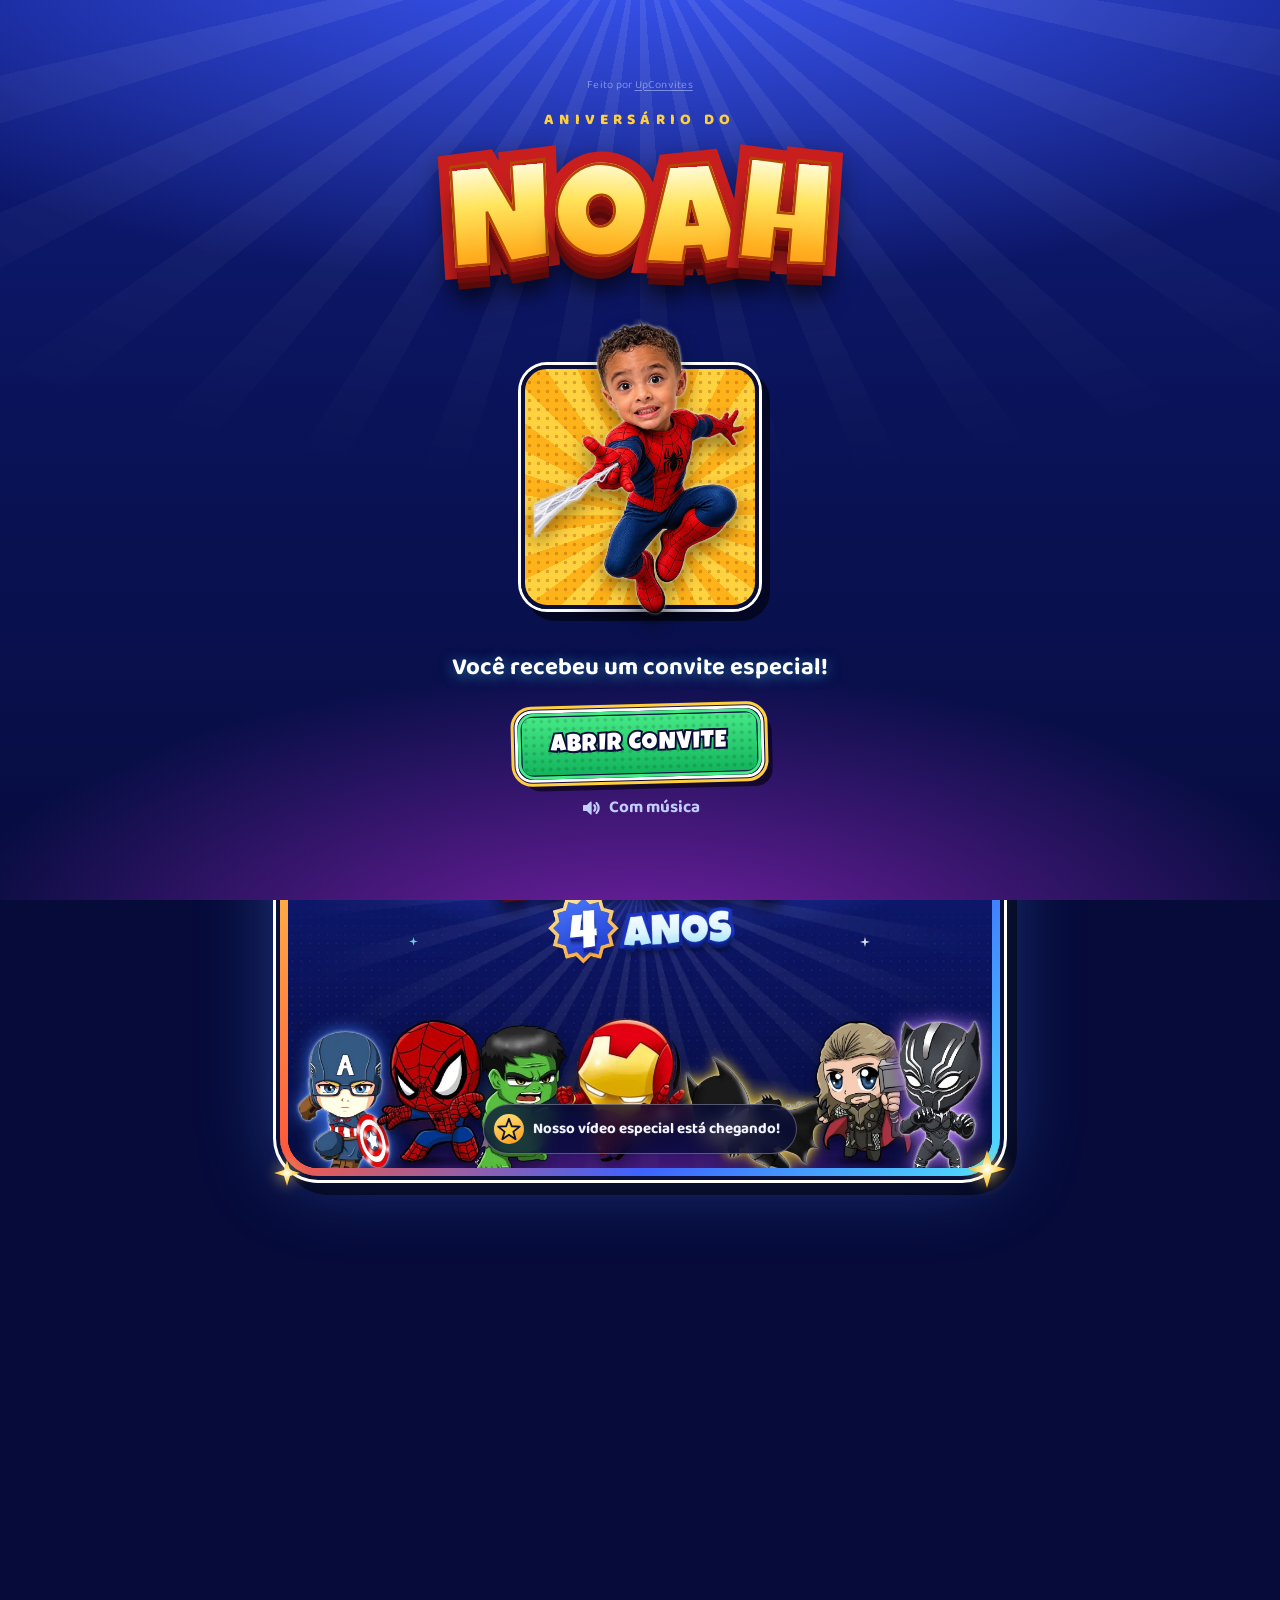
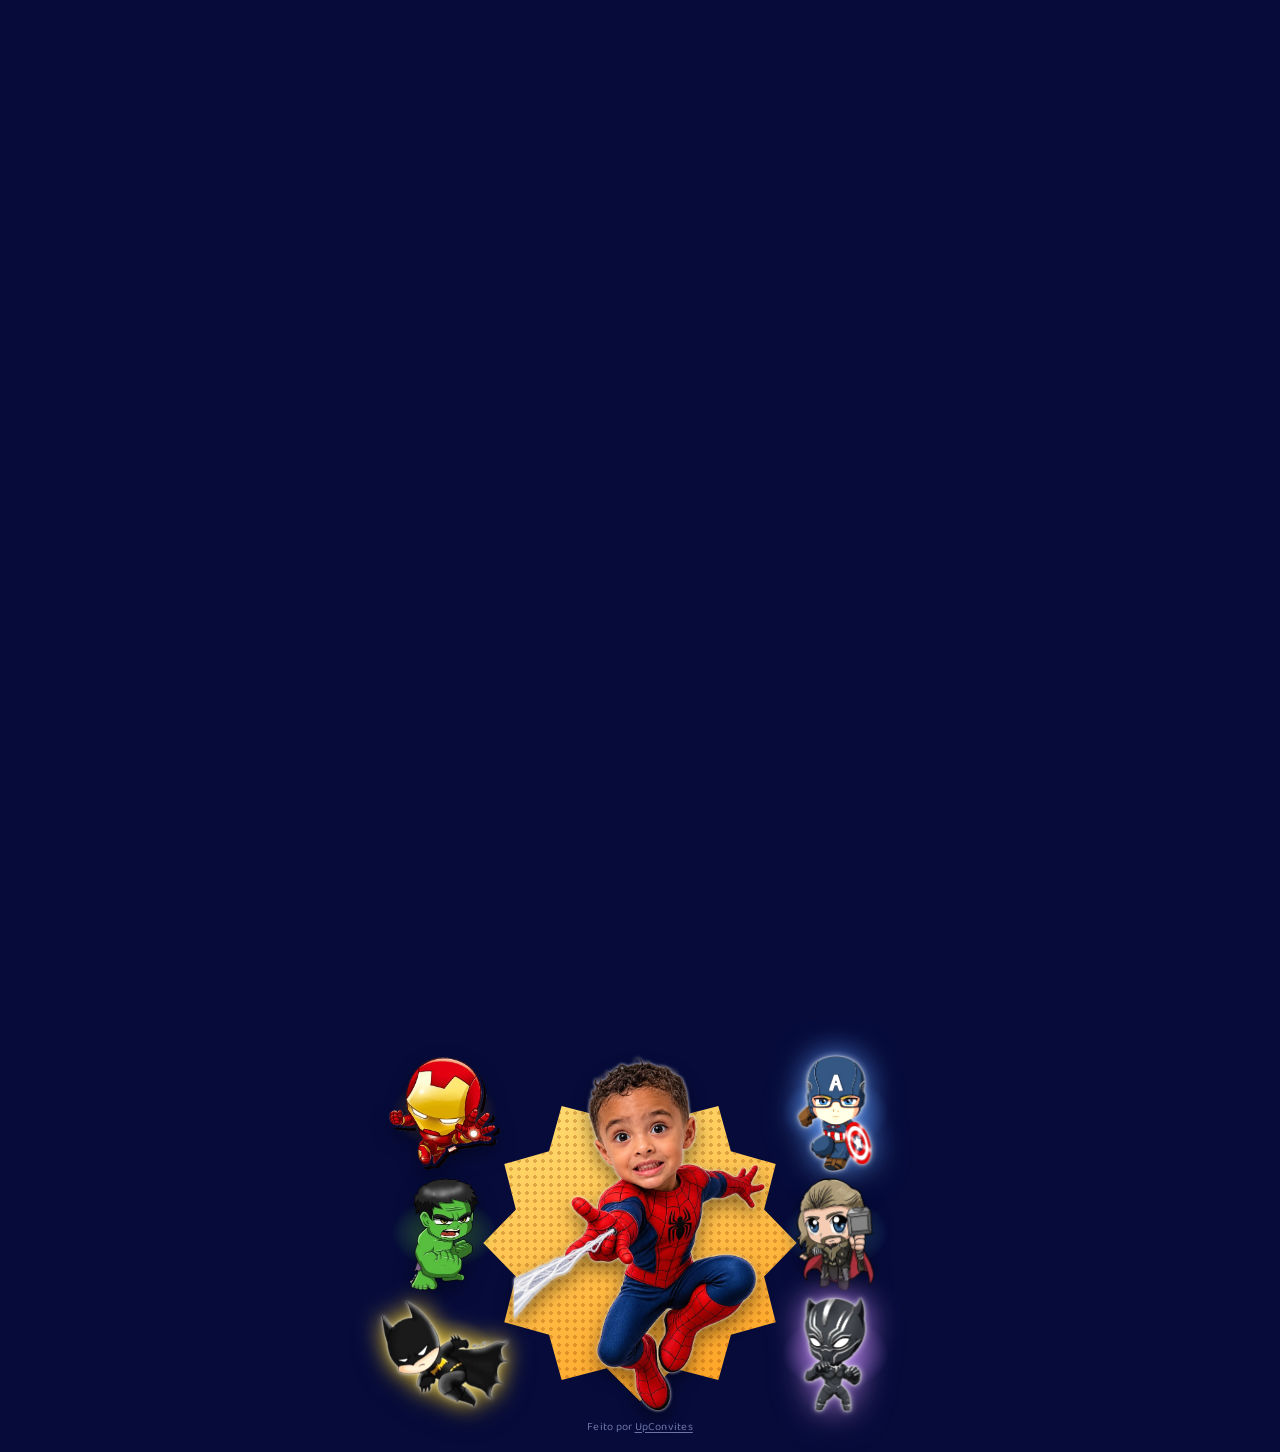
<file: index.html>
<!doctype html>
<html lang="pt-BR">
<head>
  <meta charset="utf-8">
  <meta name="viewport" content="width=device-width, initial-scale=1, viewport-fit=cover">
  <title>Noah faz 4 anos! Você está convidado</title>
  <meta name="description" content="Convite para o aniversário de 4 anos do Noah. Uma aventura heroica está começando!">
  <meta name="theme-color" content="#0a1150">
  <meta property="og:type" content="website">
  <meta property="og:title" content="Noah faz 4 anos! Você está convidado">
  <meta property="og:description" content="Uma aventura heroica está começando! Toque para ver o convite.">
  <!-- Para a prévia no WhatsApp: publique o site e troque pela URL ABSOLUTA da imagem, ex.: https://seudominio.com/public/assets/images/poster.jpg -->
  <meta property="og:image" content="public/assets/images/poster.jpg">
  <link rel="icon" href="data:image/svg+xml,%3Csvg xmlns='http://www.w3.org/2000/svg' viewBox='0 0 64 64'%3E%3Ccircle cx='32' cy='32' r='30' fill='%232f5bff'/%3E%3Ccircle cx='32' cy='32' r='30' fill='none' stroke='%23ffcf3d' stroke-width='4'/%3E%3Ctext x='32' y='46' font-size='40' font-weight='900' text-anchor='middle' fill='white' font-family='Arial Black,Arial'%3E4%3C/text%3E%3C/svg%3E">

  <link rel="stylesheet" href="styles.css?v=18">
  <script>
    /* Modo "capa": 'js' esconde itens até rolar e 'wait' mostra a capa "Abrir convite" (o script.js remove 'wait').
       Se o script.js não carregar ou quebrar, após 4 s tudo volta ao modo simples (conteúdo visível, sem capa). */
    document.documentElement.classList.add('js', 'wait');
    setTimeout(function () { if (!window.__ok) document.documentElement.classList.remove('js', 'wait'); }, 4000);
  </script>
</head>
<body>
  <!-- capa de entrada: 1 toque = abre o convite e já começa a música (navegadores só permitem áudio após um toque) -->
  <div class="cover" id="cover" role="dialog" aria-modal="true" aria-labelledby="cover-msg">
    <div class="cover__inner">
      <p class="top__credit">Feito por <a href="https://upconvites.vercel.app/" target="_blank" rel="noopener">UpConvites</a></p>
      <p class="cover__kicker">Aniversário do</p>
      <div class="name" aria-hidden="true">
        <span class="ch" data-c="N" style="--k:0;--r:-5deg;--y:.02em">N</span><span class="ch" data-c="O" style="--k:1;--r:3deg;--y:-.02em">O</span><span class="ch" data-c="A" style="--k:2;--r:-3deg;--y:.02em">A</span><span class="ch" data-c="H" style="--k:3;--r:5deg;--y:-.01em">H</span>
      </div>
      <div class="cover__photo">
        <img src="public/assets/images/noah-spider.webp" width="711" height="1000" alt="Noah vestido de Homem-Aranha, lançando teia" decoding="async" fetchpriority="high">
      </div>
      <p class="cover__msg" id="cover-msg">Você recebeu um convite especial!</p>
      <button class="btn btn--hero cover__btn" id="coverBtn" type="button">ABRIR CONVITE</button>
      <p class="cover__hint">
        <svg viewBox="0 0 24 24" aria-hidden="true"><path d="M4 9.5v5h3.6L12 18.5v-13L7.6 9.5H4Z" fill="currentColor" stroke="currentColor" stroke-width="1.4" stroke-linejoin="round"/><path d="M15.5 9a4.2 4.2 0 0 1 0 6M18 6.5a7.6 7.6 0 0 1 0 11" stroke="currentColor" stroke-width="2.4" stroke-linecap="round" fill="none"/></svg>
        Com música
      </p>
    </div>
  </div>

  <script>
    (function () {
      var b = document.getElementById('coverBtn');
      if (!b) return;
      b.addEventListener('click', function () {
        if (window.__ok) return;                       // o script.js assume (toca a música e abre)
        document.documentElement.classList.remove('wait');
        document.getElementById('cover').hidden = true;
      });
    })();
  </script>
  <a class="skip" href="#convite">Ir para o convite</a>

  <!-- fundo cinematográfico -->
  <div class="bg" aria-hidden="true">
    <div class="bg__aurora"><i></i><i></i><i></i></div>
    <div class="bg__rays"></div>
    <div class="bg__dots"></div>
    <div class="bg__grain"></div>
  </div>
  <div class="sparks" id="sparks" aria-hidden="true"></div>

  <!-- música de fundo (aparece só se public/assets/audio/musica.mp3 existir) -->
  <button class="music" id="music" type="button" aria-pressed="false" aria-label="Ligar música de fundo" hidden>
    <svg class="music__icon i-off" viewBox="0 0 24 24" aria-hidden="true"><path d="M4 9.5v5h3.6L12 18.5v-13L7.6 9.5H4Z" fill="currentColor" stroke="currentColor" stroke-width="1.4" stroke-linejoin="round"/><path d="m15.5 9.5 5 5m0-5-5 5" stroke="currentColor" stroke-width="2.4" stroke-linecap="round" fill="none"/></svg>
    <svg class="music__icon i-on" viewBox="0 0 24 24" aria-hidden="true"><path d="M4 9.5v5h3.6L12 18.5v-13L7.6 9.5H4Z" fill="currentColor" stroke="currentColor" stroke-width="1.4" stroke-linejoin="round"/><path d="M15.5 9a4.2 4.2 0 0 1 0 6M18 6.5a7.6 7.6 0 0 1 0 11" stroke="currentColor" stroke-width="2.4" stroke-linecap="round" fill="none"/></svg>
    <span class="music__txt">Música</span>
  </button>

  <main id="convite" class="page">

    <!-- ===================== 1) TOPO: NOME ===================== -->
    <header class="top">
      <p class="top__credit">Feito por <a href="https://upconvites.vercel.app/" target="_blank" rel="noopener">UpConvites</a></p>
      <p class="title__kicker">Aniversário do</p>
      <h1 class="name" aria-label="Noah">
          <span class="ch" data-c="N" style="--k:0;--r:-5deg;--y:.02em" aria-hidden="true">N</span><span class="ch" data-c="O" style="--k:1;--r:3deg;--y:-.02em" aria-hidden="true">O</span><span class="ch" data-c="A" style="--k:2;--r:-3deg;--y:.02em" aria-hidden="true">A</span><span class="ch" data-c="H" style="--k:3;--r:5deg;--y:-.01em" aria-hidden="true">H</span>
        </h1>
      <div class="age" aria-label="4 anos">
          <span class="age__burst" aria-hidden="true"><span class="age__num">4</span></span>
          <span class="age__txt" data-c="ANOS" aria-hidden="true">ANOS</span>
        </div>
    </header>

    <!-- ===================== 2) NOAH (grande, no centro) + SUPER-HERÓIS (menores, nas laterais) =====================
         Trocar um herói: coloque a nova imagem em tools/heroes-originais/<nome>.png|jpg e rode `python tools/process-heroes.py`,
         ou substitua o .webp em public/assets/heroes/. A mesma composição se repete no rodapé. -->
    <section class="lineup" aria-label="Noah e os super-heróis">
        <div class="lineup__side">
          <div class="hero hero--ironman" style="--glow:#ffb020">
            <img src="public/assets/heroes/ironman.webp" srcset="public/assets/heroes/ironman-s.webp 360w, public/assets/heroes/ironman.webp 542w" sizes="(min-width: 720px) 130px, 25vw" width="542" height="548" alt="Homem de Ferro infantil com a mão pronta para disparar" decoding="async">
          </div>
          <div class="hero hero--hulk" style="--glow:#7cff4a">
            <img src="public/assets/heroes/hulk.webp" width="288" height="453" alt="Hulk infantil de punhos fechados" decoding="async">
          </div>
          <div class="hero hero--batman" style="--glow:#ffd83a">
            <img src="public/assets/heroes/batman.webp" srcset="public/assets/heroes/batman-s.webp 360w, public/assets/heroes/batman.webp 411w" sizes="(min-width: 720px) 130px, 25vw" width="411" height="348" alt="Batman infantil voando com a capa aberta" decoding="async">
          </div>
        </div>
        <div class="lineup__noah">
          <img src="public/assets/images/noah-spider-s.webp" srcset="public/assets/images/noah-spider-s.webp 398w, public/assets/images/noah-spider.webp 711w" sizes="(min-width: 720px) 250px, 54vw" width="398" height="560" alt="Noah vestido de Homem-Aranha, lançando teia" fetchpriority="high" decoding="async">
        </div>
        <div class="lineup__side">
          <div class="hero hero--captain" style="--glow:#5f9bff">
            <img src="public/assets/heroes/captain.webp" srcset="public/assets/heroes/captain-s.webp 305w, public/assets/heroes/captain.webp 441w" sizes="(min-width: 720px) 130px, 25vw" width="441" height="695" alt="Capitão América infantil com o escudo" decoding="async">
          </div>
          <div class="hero hero--thor" style="--glow:#6fd6ff">
            <img src="public/assets/heroes/thor.webp" srcset="public/assets/heroes/thor-s.webp 339w, public/assets/heroes/thor.webp 442w" sizes="(min-width: 720px) 130px, 25vw" width="442" height="626" alt="Thor infantil com o martelo Mjölnir" decoding="async">
          </div>
          <div class="hero hero--panther" style="--glow:#c58cff">
            <img src="public/assets/heroes/panther.webp" srcset="public/assets/heroes/panther-s.webp 259w, public/assets/heroes/panther.webp 475w" sizes="(min-width: 720px) 130px, 25vw" width="475" height="880" alt="Pantera Negra infantil em posição de luta" decoding="async">
          </div>
        </div>
      </section>

    <!-- ===================== 3) VÍDEO ===================== -->
    <section class="video" aria-labelledby="video-title">
      <h2 id="video-title" class="sr-only">Vídeo de aniversário do Noah</h2>
      <div class="vwrap is-portrait" id="vwrap">
      <!-- >>> ONDE COLOCAR O VÍDEO: public/assets/video/aniversario.mp4  (caminho definido em config.js) <<< -->
      <div class="frame" id="frame">
        <i class="frame__star frame__star--tl" aria-hidden="true"></i>
        <i class="frame__star frame__star--tr" aria-hidden="true"></i>
        <i class="frame__star frame__star--bl" aria-hidden="true"></i>
        <i class="frame__star frame__star--br" aria-hidden="true"></i>

        <div class="player" id="player" data-state="loading">
          <video id="video" muted playsinline loop preload="metadata" poster="public/assets/images/poster-video.webp" aria-label="Vídeo de aniversário do Noah"></video>

          <!-- aparece se o vídeo não existir ou não carregar -->
          <div class="fallback" id="fallback" hidden>
            <img src="public/assets/images/poster.webp" alt="" width="1280" height="720" decoding="async">
            <div class="fallback__msg">
              <span class="fallback__badge" aria-hidden="true"><svg viewBox="0 0 40 40"><path fill="currentColor" stroke="#0a0f3a" stroke-width="3" stroke-linejoin="round" d="M20 3l4.6 12.4L38 16l-10.6 8.4L31 37l-11-7.4L9 37l3.6-12.6L2 16l13.4-.6z"/></svg></span>
              <p>Nosso vídeo especial está chegando!</p>
            </div>
          </div>

          <button class="vplay" id="play" type="button" aria-label="Reproduzir vídeo">
            <svg viewBox="0 0 24 24" aria-hidden="true"><path d="M8 5.5v13a1 1 0 0 0 1.5.86l10.5-6.5a1 1 0 0 0 0-1.72L9.5 4.64A1 1 0 0 0 8 5.5Z" fill="currentColor"/></svg>
          </button>

          <div class="vbar" id="vbar">
            <button class="vbtn" id="toggle" type="button" aria-label="Pausar vídeo">
              <svg class="i-pause" viewBox="0 0 24 24" aria-hidden="true"><path d="M7 5h3.5v14H7zM13.5 5H17v14h-3.5z" fill="currentColor"/></svg>
              <svg class="i-play" viewBox="0 0 24 24" aria-hidden="true"><path d="M8 5.5v13a1 1 0 0 0 1.5.86l10.5-6.5a1 1 0 0 0 0-1.72L9.5 4.64A1 1 0 0 0 8 5.5Z" fill="currentColor"/></svg>
            </button>
            <input class="vprogress" id="progress" type="range" min="0" max="1000" value="0" step="1" aria-label="Progresso do vídeo">
            <button class="vbtn" id="full" type="button" aria-label="Tela cheia">
              <svg viewBox="0 0 24 24" aria-hidden="true"><path d="M4 9V4h5M15 4h5v5M20 15v5h-5M9 20H4v-5" stroke="currentColor" stroke-width="2.2" stroke-linecap="round" stroke-linejoin="round" fill="none"/></svg>
            </button>
          </div>
        </div>
      </div>
      </div>
    </section>

    <div class="intro">
      <p class="tagline reveal">Uma aventura heroica está começando!</p>
      <div class="count" id="countdown" hidden aria-live="off">
          <p class="count__label">Faltam</p>
          <ul class="count__grid">
            <li><b data-u="d">0</b><span>dias</span></li>
            <li><b data-u="h">0</b><span>horas</span></li>
            <li><b data-u="m">0</b><span>min</span></li>
            <li><b data-u="s">0</b><span>seg</span></li>
          </ul>
        </div>
    </div>

    <p class="invited reveal"><span>Você está convidado!</span></p>

    <!-- ===================== 4) INFORMAÇÕES DA FESTA ===================== -->
    <section class="info" aria-label="Informações da festa">
      <article class="card reveal" style="--d:0s;--accent:#e11d3f;--tagc:#fff">
        <span class="card__icon" aria-hidden="true">
          <svg viewBox="0 0 64 64"><g stroke="#0a0f3a" stroke-width="3.6" stroke-linejoin="round" stroke-linecap="round"><rect x="8" y="12" width="48" height="45" rx="7" fill="#fff"/><path d="M8 19a7 7 0 0 1 7-7h34a7 7 0 0 1 7 7v10H8z" fill="#ffc41f"/><path d="M21 5v14M43 5v14" fill="none" stroke-width="6"/><path d="M19 39h7M30 39h7M41 39h4M19 48h7M30 48h7" fill="none" stroke="#e11d3f" stroke-width="4.4"/></g></svg>
        </span>
        <div class="card__body"><h3>DATA</h3><p data-field="data">DATA A DEFINIR</p></div>
      </article>
      <article class="card reveal" style="--d:.1s;--accent:#ffc41f;--tagc:#0a0f3a">
        <span class="card__icon" aria-hidden="true">
          <svg viewBox="0 0 64 64"><g stroke="#0a0f3a" stroke-width="3.6" stroke-linejoin="round" stroke-linecap="round"><circle cx="15" cy="15" r="8" fill="#e11d3f"/><circle cx="49" cy="15" r="8" fill="#e11d3f"/><circle cx="32" cy="35" r="23" fill="#fff"/><path d="M32 35V21M32 35l10 7" fill="none" stroke-width="5"/><circle cx="32" cy="35" r="2.4" fill="#0a0f3a"/></g></svg>
        </span>
        <div class="card__body"><h3>HORÁRIO</h3><p data-field="horario">HORÁRIO A DEFINIR</p></div>
      </article>
      <article class="card reveal" style="--d:.2s;--accent:#2352e0;--tagc:#fff">
        <span class="card__icon" aria-hidden="true">
          <svg viewBox="0 0 64 64"><g stroke="#0a0f3a" stroke-width="3.6" stroke-linejoin="round" stroke-linecap="round"><path d="M32 4C20 4 11 13 11 25c0 15 21 35 21 35s21-20 21-35C53 13 44 4 32 4Z" fill="#e11d3f"/><circle cx="32" cy="25" r="9" fill="#fff"/></g></svg>
        </span>
        <div class="card__body"><h3>LOCAL</h3><p data-field="local">LOCAL A DEFINIR</p></div>
      </article>
    </section>

    <!-- ===================== 5) CONFIRMAÇÃO ===================== -->
    <section class="rsvp reveal" aria-labelledby="rsvp-title">
      <div class="bubble">
        <h2 id="rsvp-title" class="bubble__title">Confirme sua <em>presença</em></h2>
        <p class="rsvp__sub">Toque no botão e avise a gente pelo WhatsApp.</p>
        <i class="bubble__tail" aria-hidden="true"></i>
      </div>
      <!-- o link vem de config.js (whatsappLink) -->
      <a class="btn btn--hero" id="rsvp" href="#" rel="noopener">
        <svg viewBox="0 0 24 24" aria-hidden="true"><path fill="currentColor" d="M12.04 2a9.9 9.9 0 0 0-8.5 14.95L2 22l5.2-1.5A9.9 9.9 0 1 0 12.04 2Zm5.8 14.06c-.25.7-1.44 1.34-2 1.4-.5.06-1.13.09-1.83-.12a16.6 16.6 0 0 1-1.66-.61c-2.9-1.25-4.8-4.16-4.94-4.36-.15-.2-1.18-1.57-1.18-3 0-1.42.75-2.12 1.01-2.4.26-.3.57-.37.76-.37h.55c.18 0 .42-.07.65.5.25.58.83 2 .9 2.15.07.15.12.32.02.51-.1.2-.15.32-.3.5-.15.17-.31.38-.44.51-.15.15-.3.31-.13.6.17.3.77 1.27 1.65 2.05 1.13 1 2.09 1.32 2.39 1.47.3.15.47.12.65-.07.17-.2.75-.87.95-1.17.2-.3.4-.25.67-.15.28.1 1.75.83 2.05.98.3.15.5.22.57.35.08.12.08.72-.17 1.42Z"/></svg>
        <span>CONFIRMAR PRESENÇA</span>
      </a>
    </section>

    <!-- ===================== 6) LOCALIZAÇÃO ===================== -->
    <section class="map reveal" aria-labelledby="map-title">
      <h2 id="map-title" class="tag">Como chegar</h2>
      <div class="map__canvas" id="mapCanvas">
        <svg class="map__art" viewBox="0 0 600 260" preserveAspectRatio="xMidYMid slice" aria-hidden="true" focusable="false">
          <defs><pattern id="ht" width="10" height="10" patternUnits="userSpaceOnUse"><circle cx="2.5" cy="2.5" r="1.6" fill="#ff9d2e" opacity=".5"/></pattern></defs>
          <rect width="600" height="260" fill="#fff3d1"/><rect width="600" height="260" fill="url(#ht)"/>
          <g stroke="#0a0f3a" stroke-width="3.5" stroke-linejoin="round">
            <rect x="24" y="26" width="150" height="72" rx="10" fill="#bfe2ff"/><rect x="204" y="26" width="120" height="60" rx="10" fill="#ffd9a0"/>
            <rect x="366" y="24" width="200" height="72" rx="10" fill="#b8f0c8"/><rect x="24" y="146" width="120" height="86" rx="10" fill="#ffd9a0"/>
            <rect x="176" y="146" width="140" height="86" rx="10" fill="#e7d3ff"/><rect x="366" y="146" width="80" height="86" rx="10" fill="#bfe2ff"/><rect x="474" y="146" width="96" height="86" rx="10" fill="#b8f0c8"/>
          </g>
          <g fill="none" stroke-linecap="round"><g stroke="#0a0f3a" stroke-width="26"><path d="M-10 118H610M345 -10V270"/></g><g stroke="#fff" stroke-width="19"><path d="M-10 118H610M345 -10V270"/></g><path d="M-10 118H610" stroke="#ffc41f" stroke-width="2.5" stroke-dasharray="14 12"/></g>
          <path class="route" d="M40 118H345V70" fill="none" stroke="#e11d3f" stroke-width="7" stroke-dasharray="2 15" stroke-linecap="round"/>
          <g transform="translate(345 66)"><g class="pin"><path d="M0 0C-13 -16-20 -24-20 -36a20 20 0 0 1 40 0C20 -24 13 -16 0 0Z" fill="#e11d3f" stroke="#0a0f3a" stroke-width="4" stroke-linejoin="round"/><circle cx="0" cy="-36" r="8" fill="#fff" stroke="#0a0f3a" stroke-width="3.5"/></g></g>
        </svg>
        <p class="map__text" data-field="localizacaoTexto">LOCALIZAÇÃO_AQUI</p>
      </div>
      <!-- o link vem de config.js (localizacaoUrl) -->
      <a class="btn btn--blue" id="mapBtn" href="#" rel="noopener">
        <svg viewBox="0 0 24 24" aria-hidden="true"><path fill="currentColor" d="M12 2a7 7 0 0 0-7 7c0 5.2 7 13 7 13s7-7.8 7-13a7 7 0 0 0-7-7Zm0 9.5A2.5 2.5 0 1 1 12 6.5a2.5 2.5 0 0 1 0 5Z"/></svg>
        <span>VER LOCALIZAÇÃO</span>
      </a>
    </section>

    <!-- ===================== 7) FINAL: NOAH + SUPER-HERÓIS DE NOVO ===================== -->
    <footer class="foot">
      <p class="foot__msg reveal">Te esperamos para essa aventura!</p>
      <section class="lineup lineup--end" aria-hidden="true">
        <div class="lineup__side">
          <div class="hero hero--ironman" style="--glow:#ffb020">
            <img src="public/assets/heroes/ironman.webp" srcset="public/assets/heroes/ironman-s.webp 360w, public/assets/heroes/ironman.webp 542w" sizes="(min-width: 720px) 130px, 25vw" width="542" height="548" alt="" decoding="async">
          </div>
          <div class="hero hero--hulk" style="--glow:#7cff4a">
            <img src="public/assets/heroes/hulk.webp" width="288" height="453" alt="" decoding="async">
          </div>
          <div class="hero hero--batman" style="--glow:#ffd83a">
            <img src="public/assets/heroes/batman.webp" srcset="public/assets/heroes/batman-s.webp 360w, public/assets/heroes/batman.webp 411w" sizes="(min-width: 720px) 130px, 25vw" width="411" height="348" alt="" decoding="async">
          </div>
        </div>
        <div class="lineup__noah">
          <img src="public/assets/images/noah-spider-s.webp" srcset="public/assets/images/noah-spider-s.webp 398w, public/assets/images/noah-spider.webp 711w" sizes="(min-width: 720px) 250px, 54vw" width="398" height="560" alt="" decoding="async">
        </div>
        <div class="lineup__side">
          <div class="hero hero--captain" style="--glow:#5f9bff">
            <img src="public/assets/heroes/captain.webp" srcset="public/assets/heroes/captain-s.webp 305w, public/assets/heroes/captain.webp 441w" sizes="(min-width: 720px) 130px, 25vw" width="441" height="695" alt="" decoding="async">
          </div>
          <div class="hero hero--thor" style="--glow:#6fd6ff">
            <img src="public/assets/heroes/thor.webp" srcset="public/assets/heroes/thor-s.webp 339w, public/assets/heroes/thor.webp 442w" sizes="(min-width: 720px) 130px, 25vw" width="442" height="626" alt="" decoding="async">
          </div>
          <div class="hero hero--panther" style="--glow:#c58cff">
            <img src="public/assets/heroes/panther.webp" srcset="public/assets/heroes/panther-s.webp 259w, public/assets/heroes/panther.webp 475w" sizes="(min-width: 720px) 130px, 25vw" width="475" height="880" alt="" decoding="async">
          </div>
        </div>
      </section>
      <p class="foot__credit">Feito por <a href="https://upconvites.vercel.app/" target="_blank" rel="noopener">UpConvites</a></p>
    </footer>
  </main>

  <!-- botão fixo de confirmação (aparece ao rolar; usa o mesmo link do WhatsApp) -->
  <a class="dock" id="dock" href="#" rel="noopener" aria-hidden="true" tabindex="-1">
    <svg viewBox="0 0 24 24" aria-hidden="true"><path fill="currentColor" d="M12.04 2a9.9 9.9 0 0 0-8.5 14.95L2 22l5.2-1.5A9.9 9.9 0 1 0 12.04 2Zm5.8 14.06c-.25.7-1.44 1.34-2 1.4-.5.06-1.13.09-1.83-.12a16.6 16.6 0 0 1-1.66-.61c-2.9-1.25-4.8-4.16-4.94-4.36-.15-.2-1.18-1.57-1.18-3 0-1.42.75-2.12 1.01-2.4.26-.3.57-.37.76-.37h.55c.18 0 .42-.07.65.5.25.58.83 2 .9 2.15.07.15.12.32.02.51-.1.2-.15.32-.3.5-.15.17-.31.38-.44.51-.15.15-.3.31-.13.6.17.3.77 1.27 1.65 2.05 1.13 1 2.09 1.32 2.39 1.47.3.15.47.12.65-.07.17-.2.75-.87.95-1.17.2-.3.4-.25.67-.15.28.1 1.75.83 2.05.98.3.15.5.22.57.35.08.12.08.72-.17 1.42Z"/></svg>
    <span>CONFIRMAR PRESENÇA</span>
  </a>

  <div class="toast" id="toast" role="status" aria-live="polite"></div>

  <script src="config.js?v=18" charset="utf-8"></script>
  <script src="script.js?v=18" charset="utf-8" defer></script>
</body>
</html>
</file>
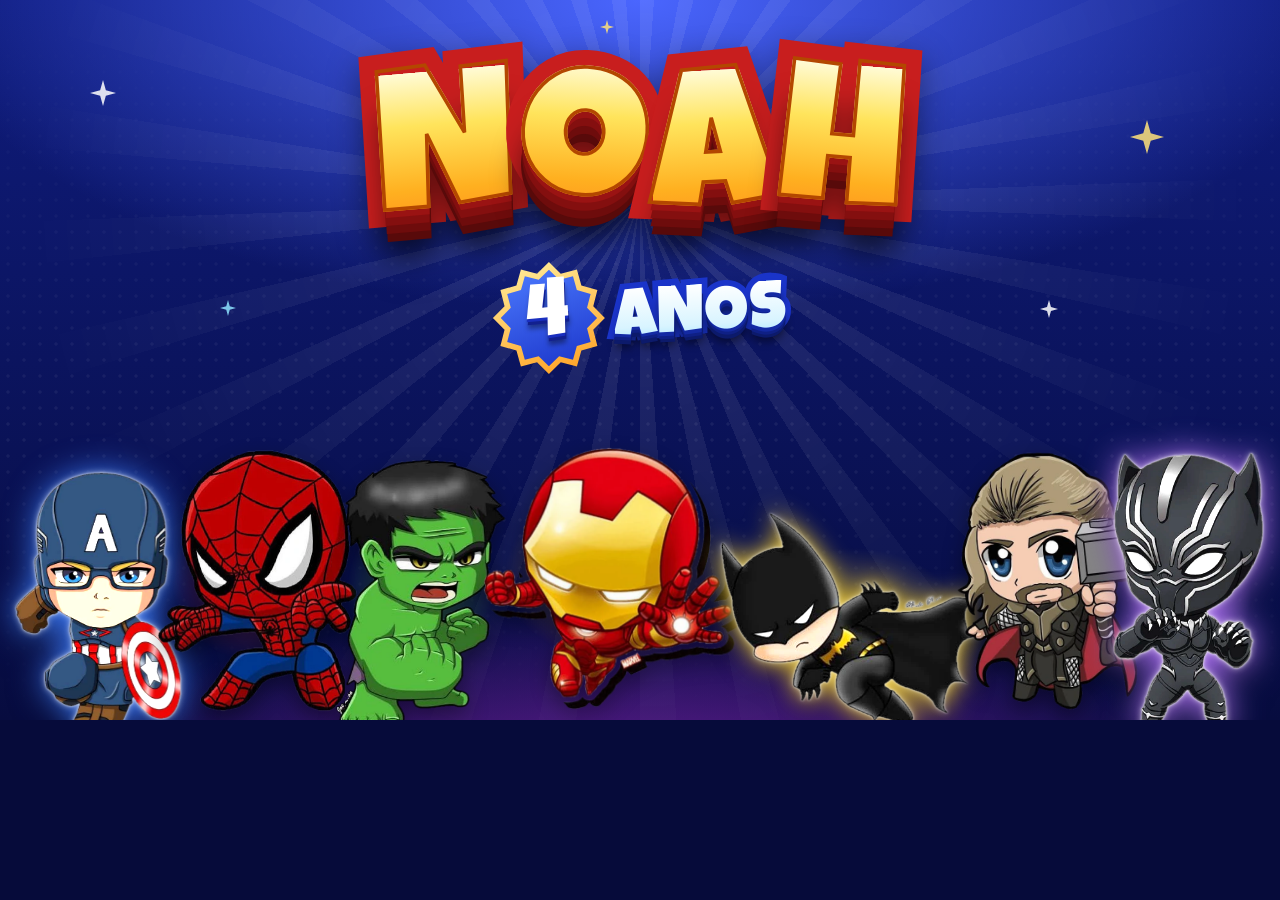
<file: tools/poster.html>
<!doctype html>
<html lang="pt-BR"><head><meta charset="utf-8"><title>poster</title>
<link rel="stylesheet" href="../styles.css">
<style>
  *, *::before, *::after { animation: none !important; transition: none !important; }
  html, body { width: 1280px; height: 720px; overflow: hidden; }
  .stage { position: relative; width: 1280px; height: 720px; overflow: hidden;
    background: radial-gradient(90% 70% at 50% 0%, #4a66ff 0%, rgba(74,102,255,0) 62%), radial-gradient(80% 50% at 50% 115%, #7b22ab 0%, rgba(123,34,171,0) 62%), linear-gradient(180deg, #0f1c7e, #070c3f); }
  .rays { position: absolute; left: 50%; top: -700px; width: 1800px; height: 1800px; margin-left: -900px;
    background: repeating-conic-gradient(rgba(255,255,255,.09) 0 4deg, transparent 4deg 11deg);
    -webkit-mask: radial-gradient(closest-side, #000 12%, transparent 70%); mask: radial-gradient(closest-side, #000 12%, transparent 70%); }
  .dots { position: absolute; inset: 0; background: radial-gradient(rgba(255,255,255,.12) 1.4px, transparent 1.9px) 0 0/16px 16px; opacity: .5;
    -webkit-mask: linear-gradient(180deg, transparent, #000 60%, transparent); mask: linear-gradient(180deg, transparent, #000 60%, transparent); }
  .head { position: absolute; left: 0; right: 0; top: 34px; text-align: center; }
  .head .name { font-size: 200px; }
  .head .age { margin-top: 6px; }
  .row { position: absolute; left: 0; right: 0; bottom: -14px; display: flex; justify-content: center; align-items: flex-end; gap: 0; }
  .row .hero { --ph: 262px; margin-inline: -14px; animation: none; position: relative; }
  .row .hero img { animation: none; }
  .row .hero:nth-child(even) { margin-bottom: 22px; }
  .star { position: absolute; width: 26px; height: 26px; background: #fff; clip-path: polygon(50% 0,61% 39%,100% 50%,61% 61%,50% 100%,39% 61%,0 50%,39% 39%); opacity: .85; }
</style></head>
<body>
<div class="stage">
  <div class="rays"></div><div class="dots"></div>
  <i class="star" style="left:90px;top:80px"></i><i class="star" style="left:1130px;top:120px;width:34px;height:34px;background:#ffe27a"></i>
  <i class="star" style="left:220px;top:300px;width:16px;height:16px;background:#8fe3ff"></i><i class="star" style="left:1040px;top:300px;width:18px;height:18px"></i>
  <i class="star" style="left:600px;top:20px;width:14px;height:14px;background:#ffe27a"></i>
  <div class="head">
    <h1 class="name" aria-label="Noah">
      <span class="ch" data-c="N" style="--r:-5deg;--y:.02em">N</span><span class="ch" data-c="O" style="--r:3deg;--y:-.02em">O</span><span class="ch" data-c="A" style="--r:-3deg;--y:.02em">A</span><span class="ch" data-c="H" style="--r:5deg;--y:-.01em">H</span>
    </h1>
    <div class="age"><span class="age__burst"><span class="age__num">4</span></span><span class="age__txt" data-c="ANOS">ANOS</span></div>
  </div>
  <div class="row">
    <div class="hero hero--captain" style="--glow:#3c7bff"><img src="../public/assets/heroes/captain.webp" alt=""></div>
    <div class="hero hero--spiderman" style="--glow:#ff3b4e"><img src="../public/assets/heroes/spiderman.webp" alt=""></div>
    <div class="hero hero--hulk" style="--glow:#7cff4a"><img src="../public/assets/heroes/hulk.webp" alt=""></div>
    <div class="hero hero--ironman" style="--glow:#ffb020"><img src="../public/assets/heroes/ironman.webp" alt=""></div>
    <div class="hero hero--batman" style="--glow:#ffd83a"><img src="../public/assets/heroes/batman.webp" alt=""></div>
    <div class="hero hero--thor" style="--glow:#6fd6ff"><img src="../public/assets/heroes/thor.webp" alt=""></div>
    <div class="hero hero--panther" style="--glow:#b678ff"><img src="../public/assets/heroes/panther.webp" alt=""></div>
  </div>
</div>
</body></html>
</file>
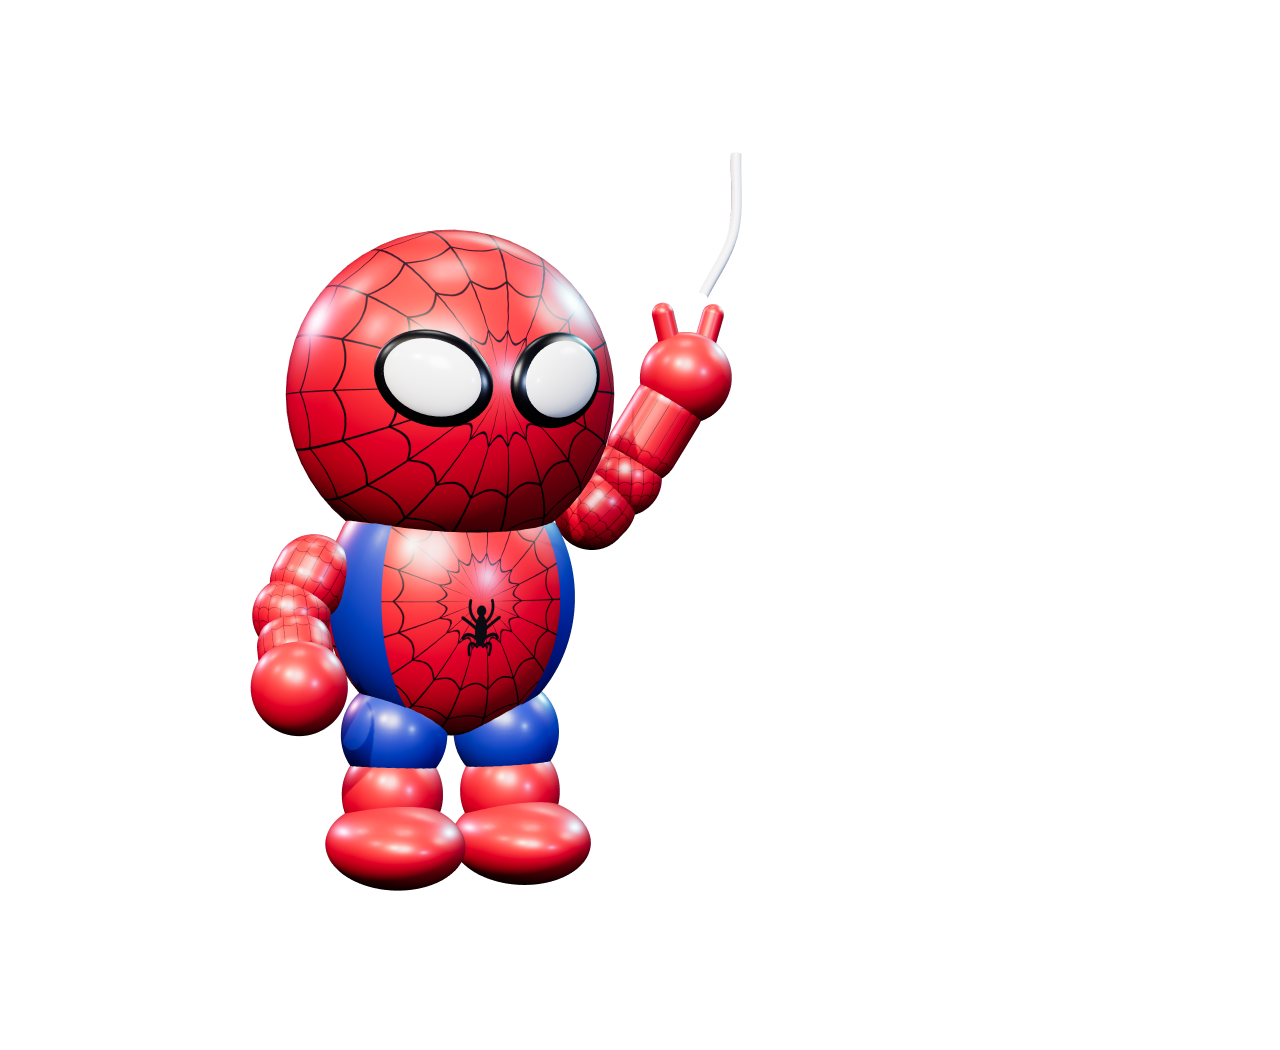
<file: tools/render-heroes/render.html>
<!doctype html>
<html><head><meta charset="utf-8"><title>render</title>
<style>html,body{margin:0;background:transparent}canvas{display:block;width:900px;height:1050px}</style>
<script type="importmap">{"imports":{"three":"./vendor/three.module.js","three/addons/":"./vendor/addons/"}}</script>
</head><body><canvas id="c"></canvas><script type="module" src="./heroes.js"></script></body></html>
</file>
<file: styles.css>
@charset "UTF-8";
/* ==========================================================================
   CONVITE DO NOAH — 4 ANOS   |   mobile first
   Índice: 1 base · 2 fundo · 3 heróis · 4 título · 5 vídeo · 6 seções · 7 botões · 8 animações · 9 desktop · 10 acessibilidade
   ========================================================================== */

/* ---------- 1) BASE ---------- */
/* Fontes embutidas (funcionam também ao abrir o index.html direto do computador). Originais: public/assets/fonts/ — licença OFL */
@font-face { font-family: 'Luckiest Guy'; src: url([data-uri]) format('woff2'); font-display: swap; }
@font-face { font-family: 'Baloo 2'; font-weight: 400 800; src: url([data-uri]) format('woff2'); font-display: swap; }

:root {
  --bg-0: #060b3a; --bg-1: #0c1660;
  --gold: #ffcf3d; --orange: #ff8a1f; --red: #ff3b4f; --blue: #2f5bff; --cyan: #4fd8ff;
  --ink: #f4f7ff; --muted: #c2cdff;
  --w: min(720px, calc(100% - 32px));            /* largura da coluna principal */
  --display: 'Luckiest Guy', 'Bangers', 'Comic Sans MS', system-ui, sans-serif;
  --body: 'Baloo 2', system-ui, -apple-system, 'Segoe UI', Roboto, sans-serif;
}
*, *::before, *::after { box-sizing: border-box; }
[hidden] { display: none !important; }
html { -webkit-text-size-adjust: 100%; scroll-behavior: smooth; }
body {
  margin: 0; min-height: 100vh; min-height: 100svh;
  background: var(--bg-0); color: var(--ink);
  font: 500 1.0625rem/1.45 var(--body);
  overflow-x: hidden; overflow-x: clip;
}
img, video { max-width: 100%; }
button { font: inherit; }
.sr-only { position: absolute; width: 1px; height: 1px; margin: -1px; padding: 0; overflow: hidden; clip: rect(0 0 0 0); white-space: nowrap; border: 0; }
.skip { position: fixed; left: 12px; top: -60px; z-index: 100; background: var(--gold); color: #1a1a40; font-weight: 800; padding: .6rem 1rem; border-radius: 12px; text-decoration: none; transition: top .2s; }
.skip:focus { top: 12px; }
:focus-visible { outline: 3px solid var(--gold); outline-offset: 4px; border-radius: 8px; }

.page { position: relative; z-index: 2; display: flow-root; overflow-x: clip; max-width: 100%; }
.top, .invited, .info, .rsvp, .map, .intro { width: var(--w); margin-inline: auto; }

/* ---------- 2) FUNDO CINEMATOGRÁFICO ---------- */
.bg {
  position: fixed; inset: 0; z-index: -2; overflow: hidden;
  background:
    radial-gradient(120% 65% at 50% -8%, #3f5cff 0%, rgba(63, 92, 255, 0) 62%),
    radial-gradient(90% 55% at 50% 108%, #7b22ab 0%, rgba(123, 34, 171, 0) 62%),
    linear-gradient(180deg, #0f1c7e 0%, #0a1358 46%, #070c3f 100%);
}
.bg__aurora i { position: absolute; width: min(120vw, 900px); height: min(120vw, 900px); border-radius: 50%; opacity: .5; }
.bg__aurora i:nth-child(1) { left: -40vw; top: -40vw; background: radial-gradient(closest-side, rgba(58, 108, 255, .75), transparent 70%); }
.bg__aurora i:nth-child(2) { right: -55vw; top: 20vh; background: radial-gradient(closest-side, rgba(150, 60, 220, .55), transparent 70%); }
.bg__aurora i:nth-child(3) { left: -35vw; bottom: -55vw; background: radial-gradient(closest-side, rgba(0, 190, 230, .38), transparent 70%); }
@media (min-width: 1280px) {   /* só no desktop: movimento lento */
  .bg__aurora i { will-change: transform; }
  .bg__aurora i:nth-child(1) { animation: drift 26s ease-in-out infinite alternate; }
  .bg__aurora i:nth-child(2) { animation: drift 32s ease-in-out -8s infinite alternate-reverse; }
  .bg__aurora i:nth-child(3) { animation: drift 30s ease-in-out -14s infinite alternate; }
}
.bg__grain { position: absolute; inset: 0; opacity: .07; background-image: url("data:image/svg+xml,%3Csvg xmlns='http://www.w3.org/2000/svg' width='160' height='160'%3E%3Cfilter id='n'%3E%3CfeTurbulence type='fractalNoise' baseFrequency='.9' numOctaves='2' stitchTiles='stitch'/%3E%3CfeColorMatrix values='0 0 0 0 1 0 0 0 0 1 0 0 0 0 1 0 0 0 .9 0'/%3E%3C/filter%3E%3Crect width='100%25' height='100%25' filter='url(%23n)'/%3E%3C/svg%3E"); }
.bg__rays {                      /* raios de luz estilo HQ, atrás do título (camada do tamanho da tela) */
  position: absolute; inset: 0;
  background: repeating-conic-gradient(from 0deg at 50% -8%, rgba(255, 255, 255, .085) 0 4deg, transparent 4deg 11deg);
  -webkit-mask: radial-gradient(120% 90% at 50% -8%, #000 12%, transparent 72%); mask: radial-gradient(120% 90% at 50% -8%, #000 12%, transparent 72%);
}
@media (min-width: 1280px) { .bg__rays { animation: rays 9s ease-in-out infinite alternate; } }
.bg__dots {                      /* retícula de quadrinhos */
  position: absolute; inset: 0;
  background: radial-gradient(rgba(255, 255, 255, .11) 1.3px, transparent 1.8px) 0 0 / 15px 15px;
  -webkit-mask: linear-gradient(180deg, transparent 0%, #000 55%, transparent 100%); mask: linear-gradient(180deg, transparent 0%, #000 55%, transparent 100%);
  opacity: .55;
}
.sparks { position: fixed; inset: 0; z-index: -1; pointer-events: none; overflow: hidden; }
.sparks i {
  position: absolute; left: var(--x); top: var(--y); width: var(--s); height: var(--s); background: var(--c); opacity: 0;
  clip-path: polygon(50% 0, 61% 39%, 100% 50%, 61% 61%, 50% 100%, 39% 61%, 0 50%, 39% 39%);
  animation: twinkle var(--d) ease-in-out var(--dl) infinite;
}

/* ---------- 3) SUPER-HERÓIS: ao fundo, espiando por trás dos blocos ---------- */
:root { --ph: clamp(150px, 38vw, 200px); --gx: clamp(0px, calc((440px - 100vw) * .55), 66px); --burst: polygon(50.0% 0.0%, 60.6% 10.4%, 75.0% 6.7%, 79.0% 21.0%, 93.3% 25.0%, 89.6% 39.4%, 100.0% 50.0%, 89.6% 60.6%, 93.3% 75.0%, 79.0% 79.0%, 75.0% 93.3%, 60.6% 89.6%, 50.0% 100.0%, 39.4% 89.6%, 25.0% 93.3%, 21.0% 79.0%, 6.7% 75.0%, 10.4% 60.6%, 0.0% 50.0%, 10.4% 39.4%, 6.7% 25.0%, 21.0% 21.0%, 25.0% 6.7%, 39.4% 10.4%); }            /* altura-base de cada herói */
.hero { position: relative; isolation: isolate; height: calc(var(--ph) * var(--s, 1)); width: auto; -webkit-tap-highlight-color: transparent; }
.hero img {
  display: block; position: relative; height: 100%; width: auto; max-width: none;
  filter: drop-shadow(0 8px 10px rgba(0, 0, 0, .38));
  animation: float var(--fd, 5.4s) ease-in-out infinite alternate;
  will-change: transform;
}
.hero::before {                  /* brilho colorido atrás do herói */
  content: ""; position: absolute; inset: 6% -6% 8%; z-index: -1; border-radius: 50%;
  background: radial-gradient(closest-side, var(--glow), transparent 74%); opacity: .42;
  animation: glow 4.6s ease-in-out infinite alternate;
}
/* heróis escuros sobre fundo azul-marinho: luz de contorno + brilho para não sumirem */
.hero--captain img, .hero--panther img {
  filter: brightness(1.2) saturate(1.15) contrast(1.04)
          drop-shadow(0 0 1.2px rgba(255, 255, 255, .95)) drop-shadow(0 0 3px rgba(255, 255, 255, .55))
          drop-shadow(0 0 16px var(--glow)) drop-shadow(0 8px 10px rgba(0, 0, 0, .38));
}
.hero--batman img {
  filter: brightness(1.12)
          drop-shadow(0 0 1.2px rgba(255, 255, 255, .85)) drop-shadow(0 0 3px rgba(255, 255, 255, .4))
          drop-shadow(0 0 12px var(--glow)) drop-shadow(0 8px 10px rgba(0, 0, 0, .38));
}
.hero--captain::before, .hero--panther::before { opacity: .75; animation-name: glow-strong; }
.hero.pop { animation: pop .55s cubic-bezier(.3, 1.6, .5, 1); }

/* escala de cada herói (compensa proporções diferentes) e ritmo da flutuação */
.hero--spiderman { --s: 1;    --fd: 5.0s; }
.hero--ironman   { --s: 1.02; --fd: 6.2s; }
.hero--hulk      { --s: 1.06; --fd: 5.8s; }
.hero--batman    { --s: .86;  --fd: 6.6s; }
.hero--captain   { --s: 1;    --fd: 5.6s; }
.hero--thor      { --s: 1;    --fd: 5.2s; }
.hero--panther   { --s: 1.08; --fd: 6.0s; }

/* ---------- FILEIRA: Noah grande no centro, super-heróis menores nas laterais (topo e final da página) ---------- */
.lineup { width: min(calc(100% - 12px), 520px); margin: 1rem auto 0; display: grid; grid-template-columns: minmax(0, 1fr) minmax(0, 1.95fr) minmax(0, 1fr); align-items: stretch; column-gap: 4px; position: relative; }
.lineup__noah { position: relative; display: grid; place-items: end center; min-width: 0; }
.lineup__noah::before {                            /* explosão de HQ atrás do Noah (vai um pouco para trás dos heróis) */
  content: ""; position: absolute; inset: 8% -12% 3% -12%; clip-path: var(--burst);
  background: radial-gradient(rgba(150, 70, 0, .3) 1.6px, transparent 2.1px) 0 0 / 8px 8px, linear-gradient(160deg, #ffe27a, #ff9d1c);
  animation: burst-pulse 4.4s ease-in-out infinite alternate;
}
.lineup__noah img { position: relative; display: block; width: 100%; height: auto; filter: drop-shadow(0 0 1.5px #fff) drop-shadow(0 8px 9px rgba(0, 0, 0, .45)); animation: float 5.2s ease-in-out infinite alternate; }
.lineup__side { position: relative; z-index: 2; display: grid; grid-template-rows: repeat(3, minmax(0, 1fr)); gap: 6px; min-width: 0; height: 100%; }
.lineup__side .hero { --fa: -4px; position: relative; width: 100%; height: 100%; min-height: 0; }
.lineup__side .hero img { position: absolute; inset: 0; width: 100%; height: 100%; object-fit: contain; }
.lineup--end { margin-top: .6rem; }

/* ---------- 4) TÍTULO: NOAH / 4 ANOS ---------- */
.top { padding-top: calc(env(safe-area-inset-top, 0px) + 66px); text-align: center; }
.title__kicker { margin: 0 0 .3rem; font: 800 .8rem/1 var(--body); letter-spacing: .3em; text-transform: uppercase; color: var(--gold); text-shadow: 0 2px 10px rgba(0, 0, 0, .45); }
.name {
  margin: 0 auto; padding-top: .16em; display: flex; justify-content: center; gap: .012em;      /* padding-top: a extrusão sobe e não cobre o texto pequeno */
  font: 400 clamp(3.6rem, 22vw, 8rem)/.95 var(--display);
  filter: drop-shadow(0 .05em .08em rgba(0, 0, 0, .4));
}
.ch { position: relative; display: inline-block; color: transparent; transform: translateY(var(--y, 0)) rotate(var(--r, 0deg)); animation: letter-in .95s cubic-bezier(.2, 1.5, .35, 1) calc(.5s + var(--k) * .11s) backwards; }
.ch::before, .ch::after { content: attr(data-c); position: absolute; left: 0; top: 0; }
.ch::before {                    /* contorno + extrusão 3D */
  color: #c81e1e; -webkit-text-stroke: .17em #c81e1e; paint-order: stroke fill;
  text-shadow: 0 .04em 0 #9a1313, 0 .08em 0 #840f0f, 0 .12em 0 #6e0c0c, 0 .16em 0 #580a0a, 0 .22em .14em rgba(0, 0, 0, .5);
}
.ch::after {                     /* face dourada */
  background: linear-gradient(180deg, #fffbd6 0%, #ffe45c 28%, #ffb020 62%, #ff7a1a 100%);
  -webkit-background-clip: text; background-clip: text; color: transparent; -webkit-text-stroke: .018em #b34700;
}
.age { display: inline-flex; align-items: center; gap: .55rem; margin-top: .5rem; }
.age__burst {
  position: relative; display: grid; place-items: center; width: clamp(66px, 18vw, 112px); aspect-ratio: 1;
  --star: polygon(50.0% 0.0%, 60.6% 10.4%, 75.0% 6.7%, 79.0% 21.0%, 93.3% 25.0%, 89.6% 39.4%, 100.0% 50.0%, 89.6% 60.6%, 93.3% 75.0%, 79.0% 79.0%, 75.0% 93.3%, 60.6% 89.6%, 50.0% 100.0%, 39.4% 89.6%, 25.0% 93.3%, 21.0% 79.0%, 6.7% 75.0%, 10.4% 60.6%, 0.0% 50.0%, 10.4% 39.4%, 6.7% 25.0%, 21.0% 21.0%, 25.0% 6.7%, 39.4% 10.4%);
  background: linear-gradient(160deg, #fff0a0, #ff9d1c); clip-path: var(--star);
  animation: burst-in .8s cubic-bezier(.2, 1.6, .4, 1) 1s backwards;
  filter: drop-shadow(0 6px 8px rgba(0, 0, 0, .35));
}
.age__burst::before { content: ""; position: absolute; inset: 7%; background: linear-gradient(160deg, #4d7bff, #1a34c9); clip-path: var(--star); }
.age__num { position: relative; font: 400 clamp(2.7rem, 11.5vw, 5rem)/1 var(--display); color: #fff; text-shadow: 0 .04em 0 #1a2fbf, 0 .08em 0 #12208f, 0 .12em .06em rgba(0, 0, 0, .4); transform: translateY(.02em) rotate(-4deg); }
.age__txt {
  position: relative; display: inline-block; color: transparent; font: 400 clamp(2.3rem, 9.5vw, 4.2rem)/1 var(--display); letter-spacing: .02em; transform: rotate(-3deg);
  animation: letter-in .9s cubic-bezier(.2, 1.5, .35, 1) 1.15s backwards;
}
.age__txt::before, .age__txt::after { content: attr(data-c); position: absolute; left: 0; top: 0; }
.age__txt::before { color: #1a34c9; -webkit-text-stroke: .17em #1a34c9; paint-order: stroke fill; text-shadow: 0 .05em 0 #142aa3, 0 .1em 0 #0f2085, 0 .15em 0 #0c1a6b, 0 .21em .12em rgba(0, 0, 0, .45); }
.age__txt::after { background: linear-gradient(180deg, #fff, #d8f4ff 60%, #8fdcff); -webkit-background-clip: text; background-clip: text; color: transparent; }
.intro { margin-top: 1.8rem; text-align: center; }
.tagline {
  margin: 0 auto; max-width: 21ch; font: 700 clamp(1.2rem, 4.8vw, 1.7rem)/1.22 var(--body); color: #fff;
  text-shadow: 0 2px 16px rgba(79, 216, 255, .6), 0 2px 3px rgba(0, 0, 0, .4); text-wrap: balance;
}

/* ---------- 5) VÍDEO ---------- */
.video { display: grid; justify-items: center; width: var(--w); margin: 1.6rem auto 0; }
.vwrap { --ar: .5625; width: 100%; }
.vwrap.is-portrait { width: min(100%, 420px); }
.frame {
  position: relative; z-index: 1; width: 100%; padding: 6px; border-radius: 32px;
  background: linear-gradient(135deg, #ffd84a 0%, #ff5a3c 34%, #3d63ff 68%, #4fe1ff 100%);
  box-shadow: 0 0 0 4px var(--ink-d), 0 0 0 7px #fff, 10px 12px 0 7px rgba(0, 0, 8, .55), 0 0 80px rgba(79, 140, 255, .4);
}
.frame::before { content: ""; position: absolute; inset: -12px; z-index: -1; border-radius: 44px; background: radial-gradient(closest-side, rgba(90, 140, 255, .45), transparent 75%); }
.frame__star {
  position: absolute; z-index: 3; width: 38px; height: 38px; pointer-events: none;
  background: url("data:image/svg+xml,%3Csvg xmlns='http://www.w3.org/2000/svg' viewBox='0 0 40 40'%3E%3Cdefs%3E%3CradialGradient id='g'%3E%3Cstop offset='0' stop-color='%23fff'/%3E%3Cstop offset='.45' stop-color='%23ffe27a'/%3E%3Cstop offset='1' stop-color='%23ffa91f'/%3E%3C/radialGradient%3E%3C/defs%3E%3Cpath fill='url(%23g)' d='M20 0l4.6 15.4L40 20l-15.4 4.6L20 40l-4.6-15.4L0 20l15.4-4.6z'/%3E%3C/svg%3E") center / contain no-repeat;
  filter: drop-shadow(0 0 8px rgba(255, 214, 90, .95)); animation: twinkle-s 3.2s ease-in-out infinite;
}
.frame__star--tl { left: -6px; top: -12px; }
.frame__star--tr { right: -6px; top: -10px; width: 28px; height: 28px; animation-delay: -1s; }
.frame__star--bl { left: -6px; bottom: -10px; width: 26px; height: 26px; animation-delay: -2s; }
.frame__star--br { right: -6px; bottom: -12px; animation-delay: -.5s; }

.player { position: relative; width: 100%; border-radius: 26px; overflow: hidden; background: #050a30; aspect-ratio: var(--vr, 9 / 16); isolation: isolate; }
.player video { position: absolute; inset: 0; width: 100%; height: 100%; object-fit: contain; background: #050a30; }
.fallback { position: absolute; inset: 0; z-index: 1; }
.fallback img { width: 100%; height: 100%; object-fit: cover; display: block; }
.fallback__msg {
  position: absolute; left: 50%; bottom: 14px; translate: -50% 0; width: max-content; max-width: calc(100% - 24px);
  display: flex; align-items: center; gap: .6rem; padding: .55rem 1rem .55rem .6rem; border-radius: 999px;
  background: rgba(6, 11, 58, .72); border: 1px solid rgba(255, 255, 255, .3); backdrop-filter: blur(8px); -webkit-backdrop-filter: blur(8px);
}
.fallback__msg p { margin: 0; font-weight: 700; font-size: .95rem; line-height: 1.2; }
.fallback__badge { display: grid; place-items: center; width: 30px; height: 30px; border-radius: 50%; background: linear-gradient(160deg, #ffe27a, #ff9d1c); color: #ffd23f; animation: bob 2.4s ease-in-out infinite; }
.fallback__badge svg { width: 24px; height: 24px; }

.vplay {
  position: absolute; left: 50%; top: 50%; z-index: 2; translate: -50% -50%; width: 80px; height: 80px; border: 0; border-radius: 50%; cursor: pointer; color: #fff;
  background: linear-gradient(160deg, #ff7a3d, #ff2d55); display: grid; place-items: center;
  box-shadow: 0 12px 30px rgba(255, 45, 85, .55), 0 0 0 6px rgba(255, 255, 255, .2), inset 0 2px 0 rgba(255, 255, 255, .4);
  transition: transform .2s, opacity .25s, visibility .25s;
}
.vplay svg { width: 36px; height: 36px; margin-left: 4px; }
.vplay::after { content: ""; position: absolute; inset: -6px; border-radius: 50%; border: 3px solid rgba(255, 255, 255, .55); animation: ring 2.2s ease-out infinite; }
.vplay:hover { transform: scale(1.07); }
.vplay:active { transform: scale(.94); }
.player[data-state="playing"] .vplay, .player[data-state="fallback"] .vplay, .player[data-state="loading"] .vplay { opacity: 0; visibility: hidden; pointer-events: none; }

.vbar { position: absolute; left: 0; right: 0; bottom: 0; z-index: 2; display: flex; align-items: center; gap: 8px; padding: 30px 10px 8px; background: linear-gradient(transparent, rgba(3, 6, 40, .82)); }
.player[data-state="fallback"] .vbar, .player[data-state="loading"] .vbar { display: none; }
.vbtn {
  position: relative; flex: none; width: 46px; height: 46px; display: grid; place-items: center; border-radius: 50%; cursor: pointer; color: #fff;
  border: 1px solid rgba(255, 255, 255, .3); background: rgba(255, 255, 255, .16); backdrop-filter: blur(8px); -webkit-backdrop-filter: blur(8px);
  transition: transform .18s, background .18s; -webkit-tap-highlight-color: transparent;
}
.vbtn svg { width: 24px; height: 24px; }
.vbtn:hover { background: rgba(255, 255, 255, .28); transform: scale(1.06); }
.vbtn:active { transform: scale(.92); }
.vbtn .i-play { display: none; }
.player:not([data-state="playing"]) #toggle .i-pause { display: none; }
.player:not([data-state="playing"]) #toggle .i-play { display: block; }
.vprogress { --p: 0%; flex: 1; min-width: 0; height: 46px; margin: 0; background: transparent; cursor: pointer; -webkit-appearance: none; appearance: none; }
.vprogress::-webkit-slider-runnable-track { height: 6px; border-radius: 6px; background: linear-gradient(90deg, var(--gold) var(--p), rgba(255, 255, 255, .32) var(--p)); }
.vprogress::-moz-range-track { height: 6px; border-radius: 6px; background: linear-gradient(90deg, var(--gold) var(--p), rgba(255, 255, 255, .32) var(--p)); }
.vprogress::-webkit-slider-thumb { -webkit-appearance: none; width: 18px; height: 18px; margin-top: -6px; border-radius: 50%; background: #fff; border: 3px solid var(--gold); box-shadow: 0 2px 6px rgba(0, 0, 0, .5); }
.vprogress::-moz-range-thumb { width: 14px; height: 14px; border-radius: 50%; background: #fff; border: 3px solid var(--gold); }

/* ---------- 6) SEÇÕES — estilo quadrinhos ---------- */
:root { --ink-d: #0a0f3a; --paper: #fff8e6; --sticker: 0 0 0 3px #fff, 8px 9px 0 3px rgba(0, 0, 8, .6); }

/* faixa "VOCÊ ESTÁ CONVIDADO!" */
.invited { margin: 1.8rem auto 0; text-align: center; }
.invited span {
  display: inline-block; max-width: calc(100% - 28px); padding: .3em .9em .42em; rotate: -2.5deg; transform: skewX(-7deg);
  font: 400 clamp(1.8rem, 7.6vw, 3rem)/1 var(--display); letter-spacing: .03em; color: #fff;
  -webkit-text-stroke: .13em var(--ink-d); paint-order: stroke fill; text-shadow: .05em .06em 0 var(--ink-d);
  background: radial-gradient(rgba(0, 0, 0, .2) 1.5px, transparent 2px) 0 0 / 9px 9px, linear-gradient(135deg, #ff4058, #d61f3f);
  border: 4px solid var(--ink-d); border-radius: 12px; box-shadow: var(--sticker);
}

/* etiqueta de título (ex.: "Como chegar") */
.tag {
  display: inline-block; margin: 0; padding: .16em .8em .22em; rotate: -2deg; transform: skewX(-7deg);
  font: 400 clamp(1.5rem, 6vw, 2.2rem)/1.1 var(--display); letter-spacing: .04em; color: var(--ink-d);
  background: #ffd23f; border: 4px solid var(--ink-d); border-radius: 8px; box-shadow: var(--sticker);
}

/* cards: painéis de HQ */
.info { display: grid; gap: 16px; margin-top: 1.6rem; max-width: 560px; }
.card {
  position: relative; isolation: isolate; overflow: hidden; display: flex; align-items: center; gap: 14px; padding: 16px 18px 16px 30px;
  background: var(--paper); color: var(--ink-d); border: 4px solid var(--ink-d); border-radius: 16px; box-shadow: var(--sticker);
}
.card:nth-child(1) { rotate: -1deg; } .card:nth-child(2) { rotate: .8deg; } .card:nth-child(3) { rotate: -.6deg; }
.card::before { content: ""; position: absolute; z-index: -1; inset: 0 auto 0 0; width: 12px; background: var(--accent); border-right: 4px solid var(--ink-d); }
.card::after {                    /* retícula (halftone) no canto */
  content: ""; position: absolute; z-index: -1; inset: 0; opacity: .55;
  background: radial-gradient(var(--accent) 1.8px, transparent 2.3px) 0 0 / 11px 11px;
  -webkit-mask: radial-gradient(90% 140% at 100% 100%, #000 0, transparent 62%); mask: radial-gradient(90% 140% at 100% 100%, #000 0, transparent 62%);
}
.card__icon {
  flex: none; display: grid; place-items: center; width: 60px; height: 60px; border: 4px solid var(--ink-d); border-radius: 50%;
  background: radial-gradient(rgba(0, 0, 0, .16) 1.5px, transparent 2px) 0 0 / 7px 7px, var(--accent); box-shadow: 3px 4px 0 var(--ink-d);
}
.card__icon svg { width: 40px; height: 40px; }
.card h3 {
  display: inline-block; margin: 0 0 .35rem; padding: .1em .7em .14em; font: 400 .92rem/1.1 var(--display); letter-spacing: .07em;
  color: var(--tagc, #fff); background: var(--accent); border: 3px solid var(--ink-d); transform: skewX(-9deg) rotate(-1.5deg);
}
.card p { margin: 0; font: 800 1.15rem/1.18 var(--body); color: var(--ink-d); text-transform: uppercase; overflow-wrap: anywhere; }

/* confirmação: balão de fala */
.rsvp { margin-top: 2.6rem; text-align: center; }
.bubble {
  position: relative; max-width: 540px; margin: 0 auto 38px; padding: 22px 22px 20px; background: #fff; color: var(--ink-d);
  border: 4px solid var(--ink-d); border-radius: 30px; box-shadow: var(--sticker);
}
.bubble__title { margin: 0; font: 400 clamp(1.9rem, 7.4vw, 2.8rem)/1.05 var(--display); letter-spacing: .02em; text-wrap: balance; }
.bubble__title em { font-style: normal; color: #e11d3f; }
.rsvp__sub { margin: .55rem auto 0; max-width: 30ch; color: #2d3868; font-weight: 700; }
.bubble__tail {
  position: absolute; left: 50%; bottom: -22px; width: 36px; height: 36px; background: #fff; border-right: 4px solid var(--ink-d); border-bottom: 4px solid var(--ink-d);
  transform: translateX(-50%) rotate(45deg) skew(8deg, 8deg); box-shadow: 6px 6px 0 rgba(0, 0, 8, .6);
}

/* mapa desenhado */
.map { margin-top: 3rem; text-align: center; }
.map__canvas {
  position: relative; height: 210px; margin: 0; overflow: hidden; background: #fff3d1;
  border: 4px solid var(--ink-d); border-radius: 18px; box-shadow: var(--sticker);
}
.map__art { position: absolute; inset: 0; width: 100%; height: 100%; display: block; }
.map__art .route { animation: march 1.4s linear infinite; }
.map__art .pin { animation: pin-svg 2.2s ease-in-out infinite; }
.map__text {
  position: absolute; left: 12px; bottom: 12px; max-width: calc(100% - 24px); margin: 0; padding: .4rem .8rem; rotate: -1deg; text-align: left;
  font: 800 1rem/1.2 var(--body); color: var(--ink-d); background: #ffd23f; border: 3px solid var(--ink-d); box-shadow: 4px 5px 0 rgba(0, 0, 8, .65); overflow-wrap: anywhere;
}
.map__canvas iframe { position: absolute; inset: 0; width: 100%; height: 100%; border: 0; }
.map__canvas.has-embed .map__art, .map__canvas.has-embed .map__text { display: none; }

.rsvp .btn, .map .btn { margin-top: 0; }
.map__canvas { margin-bottom: 1.6rem; }
.foot { position: relative; margin-top: 3rem; text-align: center; overflow: hidden; overflow: clip; }
.foot__msg { position: relative; z-index: 2; margin: 0 auto .8rem; padding-inline: 18px; max-width: 30ch; text-wrap: balance; font: 400 clamp(1.15rem, 5vw, 1.7rem)/1.15 var(--display); letter-spacing: .03em; color: #ffd23f; -webkit-text-stroke: .14em var(--ink-d); paint-order: stroke fill; text-shadow: .05em .07em 0 var(--ink-d); }
.foot__credit { position: relative; z-index: 2; margin: .6rem 0 0; padding-bottom: 1.2rem; font: 400 .7rem/1 var(--body); letter-spacing: .02em; color: var(--muted); opacity: .55; }
.foot__credit a, .top__credit a { color: inherit; text-decoration: underline; text-underline-offset: 2px; }
.top__credit { margin: 0 0 .6rem; font: 400 .7rem/1 var(--body); letter-spacing: .02em; color: var(--muted); opacity: .55; }

/* ---------- 7) BOTÕES (adesivos de HQ) ---------- */
.btn, .dock {
  position: relative; display: inline-flex; align-items: center; justify-content: center; gap: .65rem; min-height: 60px; padding: .7rem clamp(1rem, 5vw, 1.8rem); max-width: 100%; color: #fff; text-decoration: none; cursor: pointer; text-align: center;
  font: 400 clamp(1.05rem, 5.4vw, 1.3rem)/1.1 var(--display); letter-spacing: .05em; -webkit-text-stroke: .16em var(--ink-d); paint-order: stroke fill; text-shadow: .05em .07em 0 var(--ink-d);
  border: 4px solid var(--ink-d); border-radius: 14px; box-shadow: var(--sticker); -webkit-tap-highlight-color: transparent;
  transition: transform .12s, box-shadow .12s, filter .15s;
}
.btn svg, .dock svg { width: 28px; height: 28px; flex: none; filter: drop-shadow(2px 2px 0 var(--ink-d)); }
.btn { rotate: -1.5deg; }
.btn--hero, .dock { background: radial-gradient(rgba(0, 0, 0, .14) 1.5px, transparent 2px) 0 0 / 8px 8px, linear-gradient(180deg, #45ea86, #12b45c); }
.btn--blue { background: radial-gradient(rgba(0, 0, 0, .16) 1.5px, transparent 2px) 0 0 / 8px 8px, linear-gradient(180deg, #5b86ff, #2249dc); }
.btn--hero::after { content: ""; position: absolute; inset: -4px; border-radius: 16px; border: 3px solid #45ea86; animation: btn-ring 2.6s ease-out infinite; pointer-events: none; }
.btn:hover { transform: translateY(-3px); filter: brightness(1.06); }
.btn:active { transform: translate(4px, 5px); box-shadow: 0 0 0 3px #fff, 3px 3px 0 3px rgba(0, 0, 8, .6); }

.music {
  position: fixed; z-index: 30; top: max(12px, env(safe-area-inset-top)); right: max(12px, env(safe-area-inset-right)); min-height: 46px; padding: .3rem 1rem .3rem .7rem; cursor: pointer; rotate: -2deg;
  display: inline-flex; align-items: center; gap: .45rem; color: var(--ink-d); font: 400 1rem/1 var(--display); letter-spacing: .05em;
  background: #ffd23f; border: 3px solid var(--ink-d); border-radius: 12px; box-shadow: 0 0 0 2px #fff, 4px 5px 0 2px rgba(0, 0, 8, .6);
  transition: transform .12s, box-shadow .12s, background .2s; -webkit-tap-highlight-color: transparent;
}
.music__icon { width: 24px; height: 24px; }
.music .i-on, .music[aria-pressed="true"] .i-off { display: none; }
.music[aria-pressed="true"] .i-on { display: block; }
.music:hover { transform: translateY(-2px); }
.music:active { transform: translate(3px, 4px); box-shadow: 0 0 0 2px #fff, 1px 1px 0 2px rgba(0, 0, 8, .6); }
.music[aria-pressed="true"] { background: #45ea86; }
.music[aria-pressed="true"] .i-on { animation: bob 1s ease-in-out infinite; }
.music.hint::after { content: ""; position: absolute; inset: -6px; border-radius: 15px; border: 3px solid #fff; animation: ring 2s ease-out infinite; pointer-events: none; }

.toast {
  position: fixed; z-index: 60; left: 50%; bottom: max(22px, env(safe-area-inset-bottom)); max-width: min(92vw, 440px); padding: .75rem 1.1rem; text-align: center; font-weight: 800;
  color: var(--ink-d); background: #ffd23f; border: 3px solid var(--ink-d); border-radius: 12px; box-shadow: 0 0 0 2px #fff, 5px 6px 0 2px rgba(0, 0, 8, .6);
  opacity: 0; transform: translate(-50%, 20px); pointer-events: none; transition: opacity .3s, transform .3s;
}
.toast.show { opacity: 1; transform: translate(-50%, 0); }

/* aparecer ao rolar (só quando o JS está ativo) */
.js .reveal { opacity: 0; transform: translateY(28px) scale(.985); transition: opacity .8s ease var(--d, 0s), transform .8s cubic-bezier(.2, .8, .2, 1) var(--d, 0s); }
.js .reveal.in { opacity: 1; transform: none; }

/* contagem regressiva (só aparece com config.dataISO) */
.count { margin: 1.4rem auto 0; }
.count__label { margin: 0 0 .7rem; font: 400 1rem/1 var(--display); letter-spacing: .12em; text-transform: uppercase; color: #ffd23f; -webkit-text-stroke: .14em var(--ink-d); paint-order: stroke fill; text-shadow: .05em .07em 0 var(--ink-d); }
.count__grid { display: grid; grid-template-columns: repeat(4, minmax(0, 76px)); gap: 12px; justify-content: center; margin: 0; padding: 0; list-style: none; }
.count__grid li { display: grid; gap: .15rem; padding: .55rem .2rem .45rem; background: var(--paper); border: 3px solid var(--ink-d); border-radius: 12px; box-shadow: 0 0 0 2px #fff, 4px 5px 0 2px rgba(0, 0, 8, .6); }
.count__grid li:nth-child(odd) { rotate: -2deg; } .count__grid li:nth-child(even) { rotate: 1.5deg; }
.count__grid b { font: 400 1.9rem/1 var(--display); color: #e11d3f; font-variant-numeric: tabular-nums; }
.count__grid span { font: 800 .7rem/1 var(--body); letter-spacing: .1em; text-transform: uppercase; color: var(--ink-d); }

/* botão fixo de confirmação */
.dock { position: fixed; z-index: 25; left: 50%; bottom: max(16px, env(safe-area-inset-bottom)); min-height: 56px; font-size: clamp(1rem, 4.8vw, 1.15rem); white-space: nowrap; transform: translate(-50%, 160%); opacity: 0; visibility: hidden; transition: transform .45s cubic-bezier(.2, .9, .3, 1.15), opacity .3s, visibility .3s; }
.dock svg { width: 26px; height: 26px; }
.dock.show { transform: translate(-50%, 0); opacity: 1; visibility: visible; }
.dock:active { box-shadow: 0 0 0 3px #fff, 3px 3px 0 3px rgba(0, 0, 8, .6); }

/* ---------- 8) ANIMAÇÕES ---------- */
@keyframes hero-in { from { opacity: 0; transform: translate3d(var(--dx, 0), var(--dy, 44px), 0) scale(.84); } }
@keyframes float { from { transform: translateY(0) rotate(-.7deg); } to { transform: translateY(var(--fa, -8px)) rotate(.7deg); } }
@keyframes glow { from { opacity: .3; transform: scale(.94); } to { opacity: .55; transform: scale(1.04); } }
@keyframes glow-strong { from { opacity: .6; transform: scale(.96); } to { opacity: .9; transform: scale(1.06); } }
@keyframes letter-in { from { opacity: 0; transform: translateY(.5em) scale(.5) rotate(calc(var(--r, 0deg) - 14deg)); } }
@keyframes burst-in { from { opacity: 0; transform: scale(.2) rotate(-40deg); } }
@keyframes twinkle { 0%, 100% { opacity: 0; transform: scale(.3) rotate(0); } 50% { opacity: .95; transform: scale(1) rotate(45deg); } }
@keyframes twinkle-s { 0%, 100% { transform: scale(.85) rotate(0); opacity: .85; } 50% { transform: scale(1.12) rotate(20deg); opacity: 1; } }
@keyframes drift { from { transform: translate3d(0, 0, 0) scale(1); } to { transform: translate3d(6vmax, 5vmax, 0) scale(1.12); } }
@keyframes rays { from { opacity: .55; } to { opacity: 1; } }
@keyframes ring { from { transform: scale(1); opacity: .9; } to { transform: scale(1.45); opacity: 0; } }
@keyframes btn-ring { from { transform: scale(1); opacity: .9; } to { transform: scale(1.05, 1.28); opacity: 0; } }   /* contido: não passa da coluna */
@keyframes bob { 0%, 100% { transform: translateY(0); } 50% { transform: translateY(-3px); } }
@keyframes pin { 0%, 100% { transform: translateY(0); } 50% { transform: translateY(-9px); } }
@keyframes march { to { stroke-dashoffset: -34; } }
@keyframes pin-svg { 0%, 100% { transform: translateY(0); } 50% { transform: translateY(-9px); } }
@keyframes burst-pulse { from { transform: scale(.97) rotate(-1deg); } to { transform: scale(1.03) rotate(1deg); } }
@keyframes photo-in { from { opacity: 0; transform: scale(.7) translateY(20px); } }
@keyframes pop { 0% { transform: scale(1); } 40% { transform: scale(1.14) rotate(-3deg); } 100% { transform: scale(1); } }

/* ---------- 9) TELAS MAIORES ---------- */
@media (min-width: 720px) {
  .map__canvas { height: 250px; }
  .frame { padding: 8px; border-radius: 38px; }
  .player { border-radius: 30px; }
}
@media (min-width: 900px) { .stage { padding-top: 70px; } }
@media (min-width: 720px) {
}

/* ---------- CAPA DE ENTRADA ("Abrir convite") — garante que a música comece já na abertura ---------- */
.cover { position: fixed; inset: 0; z-index: 200; display: none; place-items: center; padding: 24px; text-align: center; overflow: hidden;
  background: radial-gradient(120% 65% at 50% -8%, #3f5cff 0%, rgba(63, 92, 255, 0) 62%), radial-gradient(90% 55% at 50% 108%, #7b22ab 0%, rgba(123, 34, 171, 0) 62%), linear-gradient(180deg, #0f1c7e 0%, #0a1358 46%, #070c3f 100%);
  transition: opacity .7s ease, transform .7s ease, visibility .7s; }
.wait .cover { display: flex; flex-direction: column; overflow-y: auto; overflow-x: hidden; }
.cover::before { content: ""; position: absolute; inset: 0;
  background: repeating-conic-gradient(from 0deg at 50% -8%, rgba(255, 255, 255, .085) 0 4deg, transparent 4deg 11deg);
  -webkit-mask: radial-gradient(120% 90% at 50% -8%, #000 12%, transparent 72%); mask: radial-gradient(120% 90% at 50% -8%, #000 12%, transparent 72%); }
.cover.is-closing { opacity: 0; visibility: hidden; transform: scale(1.06); pointer-events: none; }
.cover__inner { position: relative; z-index: 1; display: grid; justify-items: center; gap: .8rem; width: min(100%, 520px); margin: auto; }
.cover .name { font-size: clamp(4rem, 25vw, 9rem); }
.cover__kicker { margin: 0; font: 800 .95rem/1 var(--body); letter-spacing: .34em; text-transform: uppercase; color: var(--gold); }
.cover__msg { margin: .7rem 0 .9rem; font: 700 clamp(1.15rem, 4.6vw, 1.5rem)/1.25 var(--body); color: #fff; text-shadow: 0 2px 14px rgba(79, 216, 255, .55); text-wrap: balance; }
.cover__btn { font-size: clamp(1.2rem, 6vw, 1.5rem); min-height: 66px; }

/* foto do Noah na capa: pose de ação "saltando" de um painel de HQ */
.cover__photo { --h: clamp(150px, 34svh, 380px); position: relative; height: var(--h); aspect-ratio: .78; margin: .3rem 0 .3rem; animation: photo-in .8s cubic-bezier(.2, 1.4, .4, 1) .35s backwards; }
.cover__photo::before {
  content: ""; position: absolute; inset: 15% 0 5% 0; border: 4px solid var(--ink-d); border-radius: 26px; box-shadow: var(--sticker);
  background: radial-gradient(rgba(150, 70, 0, .32) 1.6px, transparent 2.1px) 0 0 / 9px 9px, repeating-conic-gradient(from 0deg at 55% 62%, #ffd23f 0 9deg, #ffb31a 9deg 18deg);
}
.cover__photo::after {                            /* sombra no chão */
  content: ""; position: absolute; left: 18%; right: 8%; bottom: 0; height: 7%; background: radial-gradient(closest-side, rgba(0, 0, 0, .5), transparent);
}
.cover__photo img {
  position: absolute; left: 50%; bottom: 3%; height: 97%; width: auto; max-width: none; translate: -50% 0;
  filter: drop-shadow(0 0 1.5px #fff) drop-shadow(0 8px 9px rgba(0, 0, 0, .45));
}
@media (max-height: 640px) { .cover { padding: 12px 16px; } .cover__inner { gap: .4rem; } .cover__msg { margin: .2rem 0 .5rem; } .cover__btn { min-height: 58px; } }
.cover__hint { display: inline-flex; align-items: center; gap: .45rem; margin: .4rem 0 0; font-weight: 700; color: var(--muted); }
.cover__hint svg { width: 22px; height: 22px; }
.wait { overflow: hidden; }
.wait .page *, .wait .page *::before, .wait .page *::after { animation-play-state: paused !important; }

/* ---------- 10) ACESSIBILIDADE ---------- */
@media (prefers-reduced-motion: reduce) {
  *, *::before, *::after { animation: none !important; transition: none !important; scroll-behavior: auto !important; }
  .js .reveal { opacity: 1; transform: none; }
}
</file>
